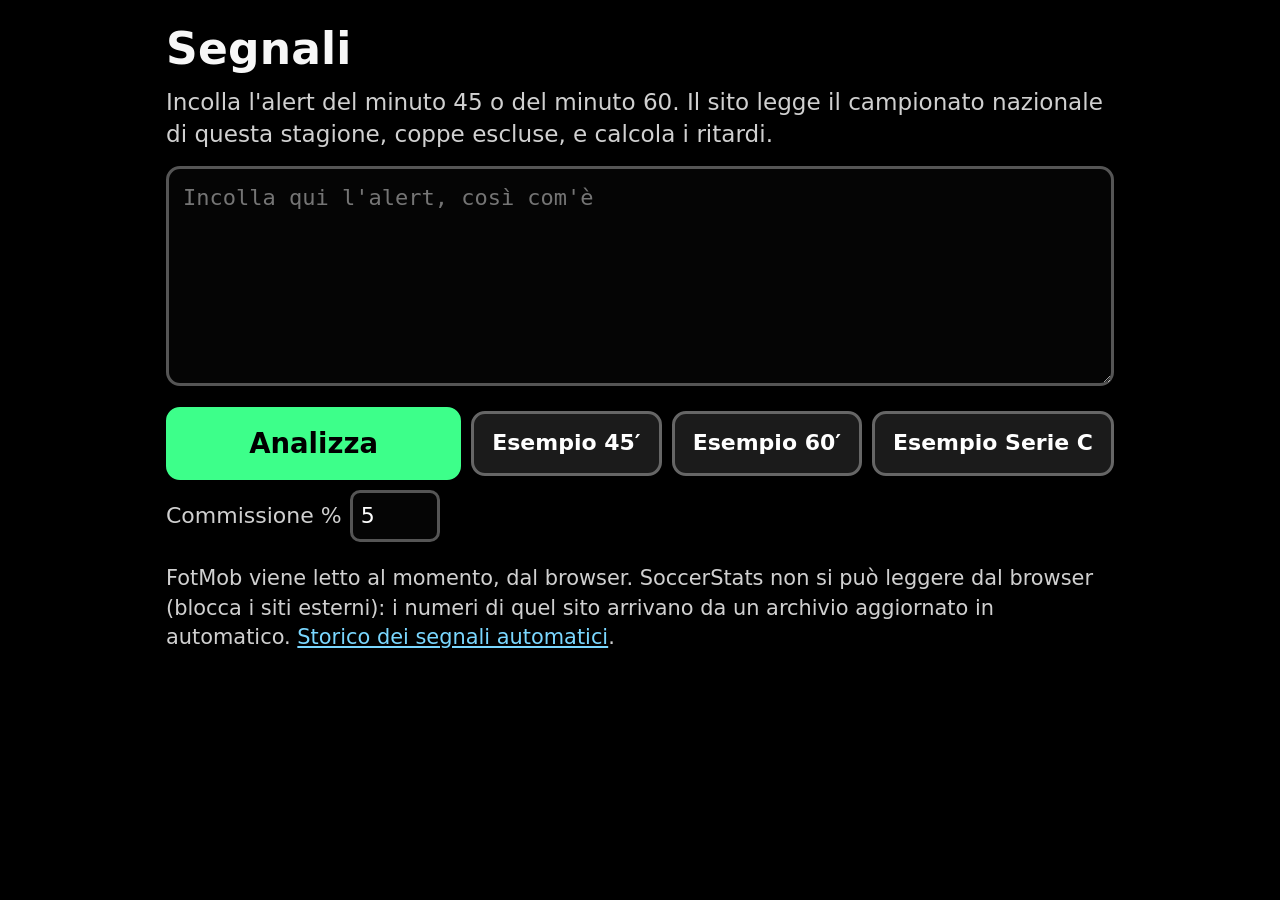
<file: index.html>
<!DOCTYPE html>
<html lang="it">
<head>
<meta charset="utf-8">
<meta name="viewport" content="width=device-width, initial-scale=1, viewport-fit=cover">
<meta name="theme-color" content="#000000">
<title>Segnali – alert in diretta</title>
<style>
:root{--bg:#000;--card:#121212;--line:#3a3a3a;--txt:#f7f7f7;--mut:#d0d0d0;--grn:#3dff8a;--red:#ff5a5a;--amb:#ffc857;--acc:#7ad7ff}
*{box-sizing:border-box}
html{font-size:22px}
body{margin:0;background:var(--bg);color:var(--txt);font-family:system-ui,-apple-system,"Segoe UI",Roboto,Arial,sans-serif;line-height:1.4}
.wrap{max-width:980px;margin:0 auto;padding:18px 16px 80px}
h1{font-size:2rem;margin:0 0 6px;letter-spacing:.2px}
h1 a{color:var(--txt);text-decoration:none}
.lead{color:var(--mut);font-size:1.05rem;margin:0 0 16px}
h2{font-size:1.45rem;margin:0 0 8px}
h3{font-size:1.2rem;margin:0 0 8px}
p{margin:8px 0}
a{color:var(--acc)}
textarea{width:100%;min-height:220px;background:#050505;color:#fff;border:3px solid #555;border-radius:14px;padding:14px;font:1rem/1.4 ui-monospace,Consolas,monospace}
textarea:focus,input:focus{outline:3px solid var(--acc);outline-offset:2px}
.row{display:flex;flex-wrap:wrap;gap:10px;margin-top:12px;align-items:center}
button{font:inherit;font-weight:800;border-radius:14px;border:3px solid #666;background:#1b1b1b;color:#fff;padding:14px 18px;cursor:pointer;min-height:60px}
button.primary{background:var(--grn);color:#000;border-color:var(--grn);font-size:1.25rem;flex:1 1 240px}
button:disabled{opacity:.55;cursor:wait}
label.comm{display:flex;align-items:center;gap:8px;color:var(--mut);font-size:1rem}
input[type=number]{font:inherit;width:90px;background:#050505;color:#fff;border:3px solid #555;border-radius:10px;padding:8px;min-height:52px}
.card{background:var(--card);border:3px solid var(--line);border-radius:16px;padding:16px;margin:14px 0}
.card.signal{border-color:var(--grn);background:#07140c}
.card.warn{border-color:var(--amb)}
.card.bad{border-color:var(--red)}
.def{color:var(--mut);font-size:1rem}
.hero{text-align:center}
.teams{display:flex;justify-content:center;align-items:center;gap:14px;flex-wrap:wrap;font-size:1.7rem;font-weight:900}
.score{font-size:2.6rem;color:var(--acc);min-width:4.2ch}
.minute{font-size:1.35rem;font-weight:800;margin-top:6px}
.duo{display:grid;grid-template-columns:1fr 1fr;gap:12px}
@media(max-width:720px){.duo,.trio{grid-template-columns:1fr}html{font-size:20px}}
.big{font-size:3.4rem;font-weight:900;line-height:1;letter-spacing:-1px}
.subn{color:var(--mut);font-size:1rem;margin-top:6px}
.metric{padding:10px 0;border-top:1px solid #2a2a2a}
.metric b{display:block;font-size:2.4rem;line-height:1.05}
.trio{display:grid;grid-template-columns:1fr 1fr 1fr;gap:10px}
.k{color:var(--mut);font-size:.95rem}
table{width:100%;border-collapse:collapse;font-size:1rem}
th,td{padding:8px 6px;border-bottom:1px solid #2c2c2c;text-align:right}
th:first-child,td:first-child{text-align:left}
th{color:var(--mut);font-weight:700}
.move{font-size:1.2rem;font-weight:800;border-left:6px solid var(--grn);padding:4px 0 4px 12px}
.guide li{margin:8px 0}
.bar{display:flex;height:28px;border-radius:8px;overflow:hidden;background:#222;margin:8px 0}
.bar i{display:block;height:100%}
.legend{display:flex;flex-wrap:wrap;gap:8px 14px;color:var(--mut);font-size:.95rem}
.dot{display:inline-block;width:14px;height:14px;border-radius:3px;margin-right:4px;vertical-align:-2px}
.progress{height:18px;background:#222;border-radius:9px;overflow:hidden;border:1px solid #444}
.progress div{height:100%;width:0;background:var(--grn)}
#pmsg{margin-top:8px;font-weight:700}
.muted{color:var(--mut)}
.tag{display:inline-block;background:#222;border:1px solid #555;border-radius:999px;padding:4px 10px;margin:4px 6px 0 0;font-size:.95rem}
.foot{color:var(--mut);font-size:.95rem;margin-top:22px}
.pick button{display:block;width:100%;text-align:left;margin:8px 0}
</style>
</head>
<body>
<div class="wrap">
  <h1>Segnali</h1>
  <p class="lead">Incolla l'alert del minuto 45 o del minuto 60. Il sito legge il campionato nazionale di questa stagione, coppe escluse, e calcola i ritardi.</p>
  <textarea id="alert" spellcheck="false" placeholder="Incolla qui l'alert, così com'è"></textarea>
  <div class="row">
    <button id="go" class="primary">Analizza</button>
    <button id="ex45" type="button">Esempio 45′</button>
    <button id="ex60" type="button">Esempio 60′</button>
    <button id="exC" type="button">Esempio Serie C</button>
    <label class="comm">Commissione % <input id="comm" type="number" min="0" max="20" step="0.5" value="5"></label>
  </div>
  <div id="prog" class="card" hidden>
    <div class="progress"><div id="pbar"></div></div>
    <div id="pmsg">Avvio…</div>
  </div>
  <div id="picker"></div>
  <div id="out"></div>
  <p class="foot">FotMob viene letto al momento, dal browser. SoccerStats non si può leggere dal browser (blocca i siti esterni): i numeri di quel sito arrivano da un archivio aggiornato in automatico. <a href="live/">Storico dei segnali automatici</a>.</p>
</div>
<script type="module" src="js/app.js"></script>
</body>
</html>
</file>
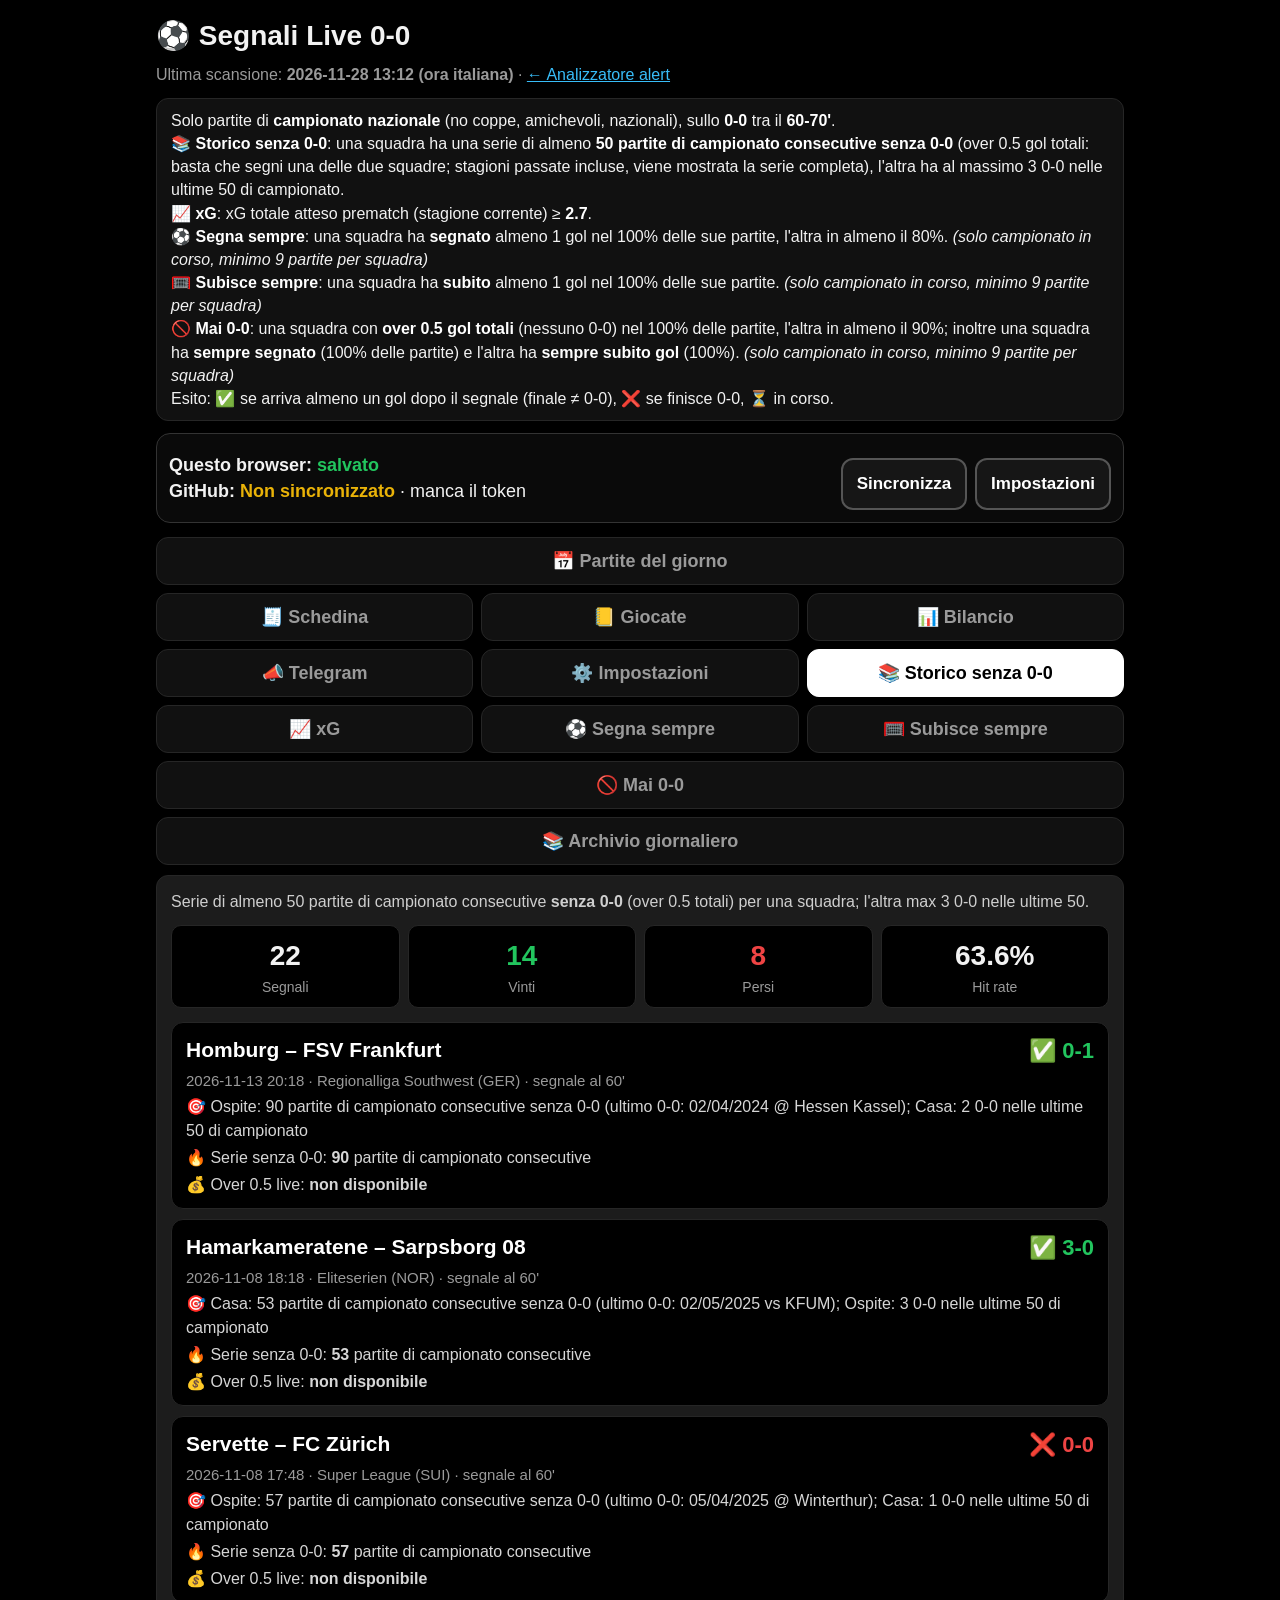
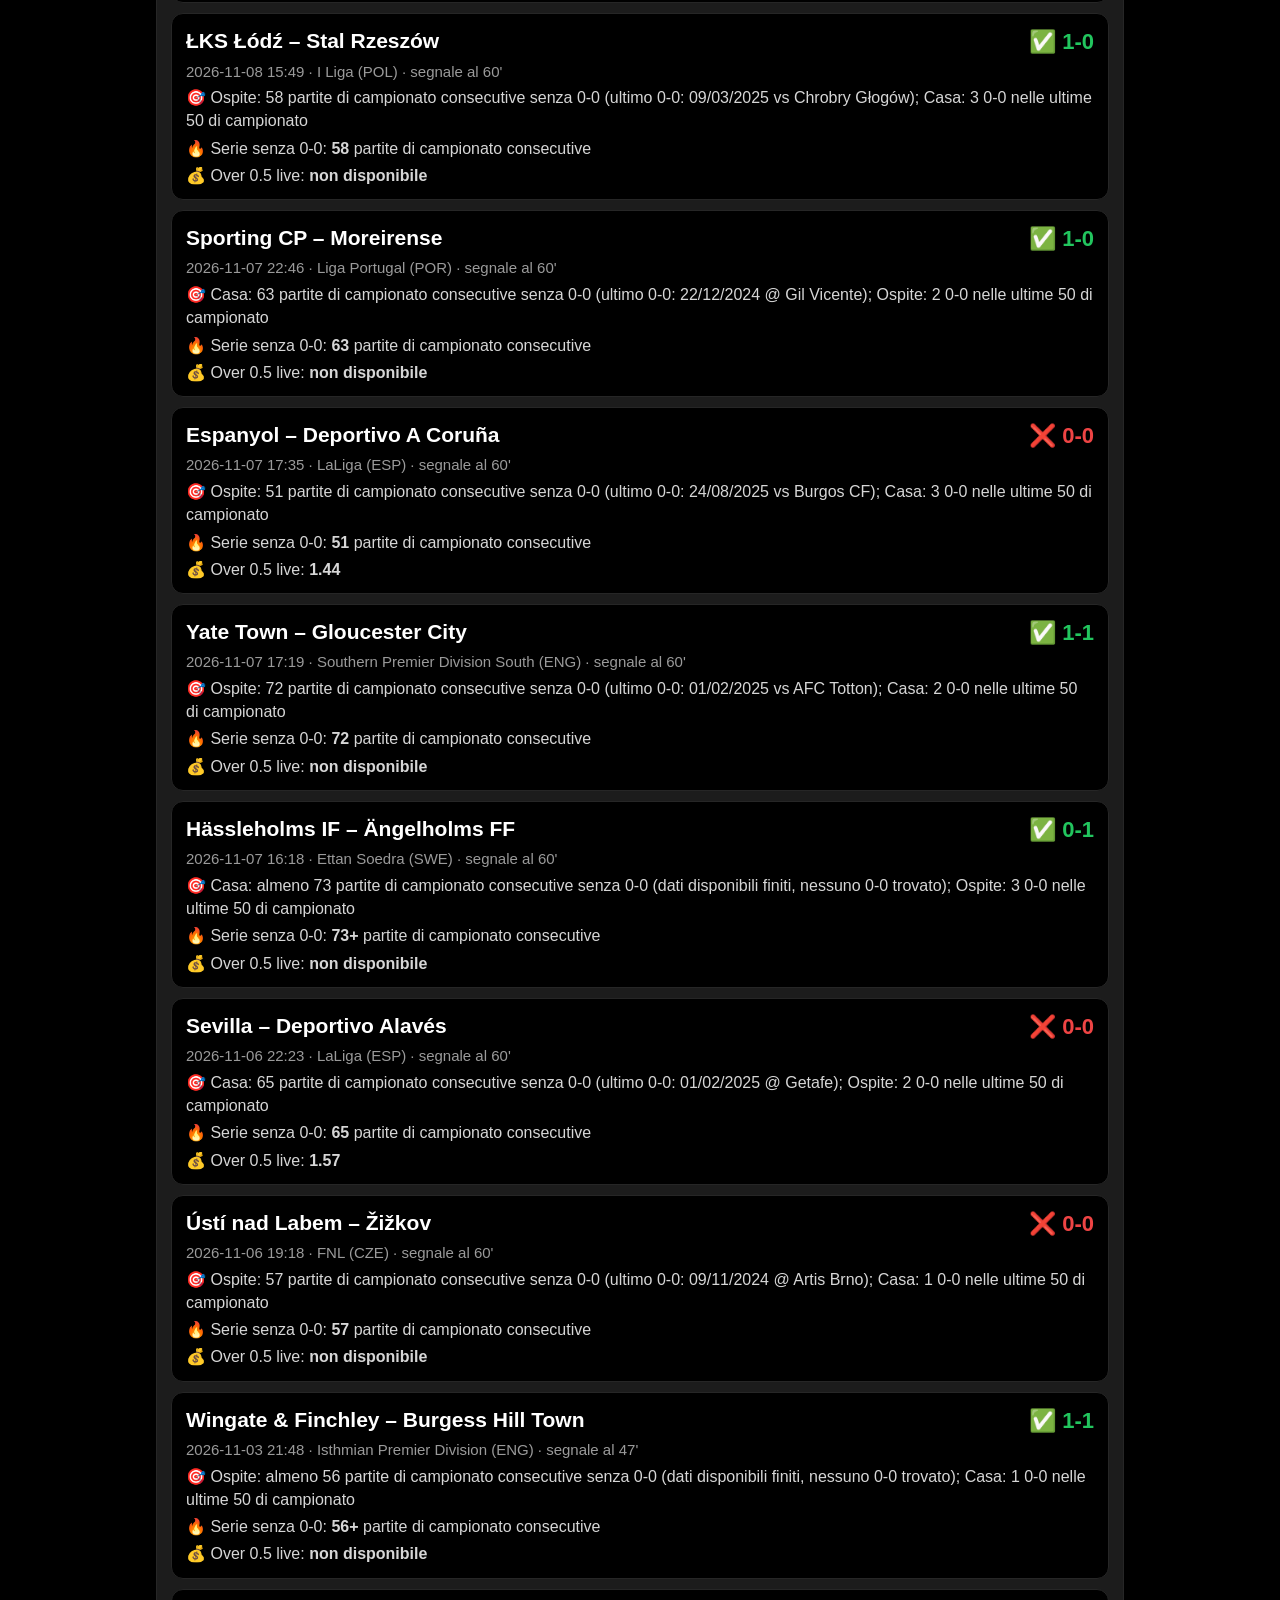
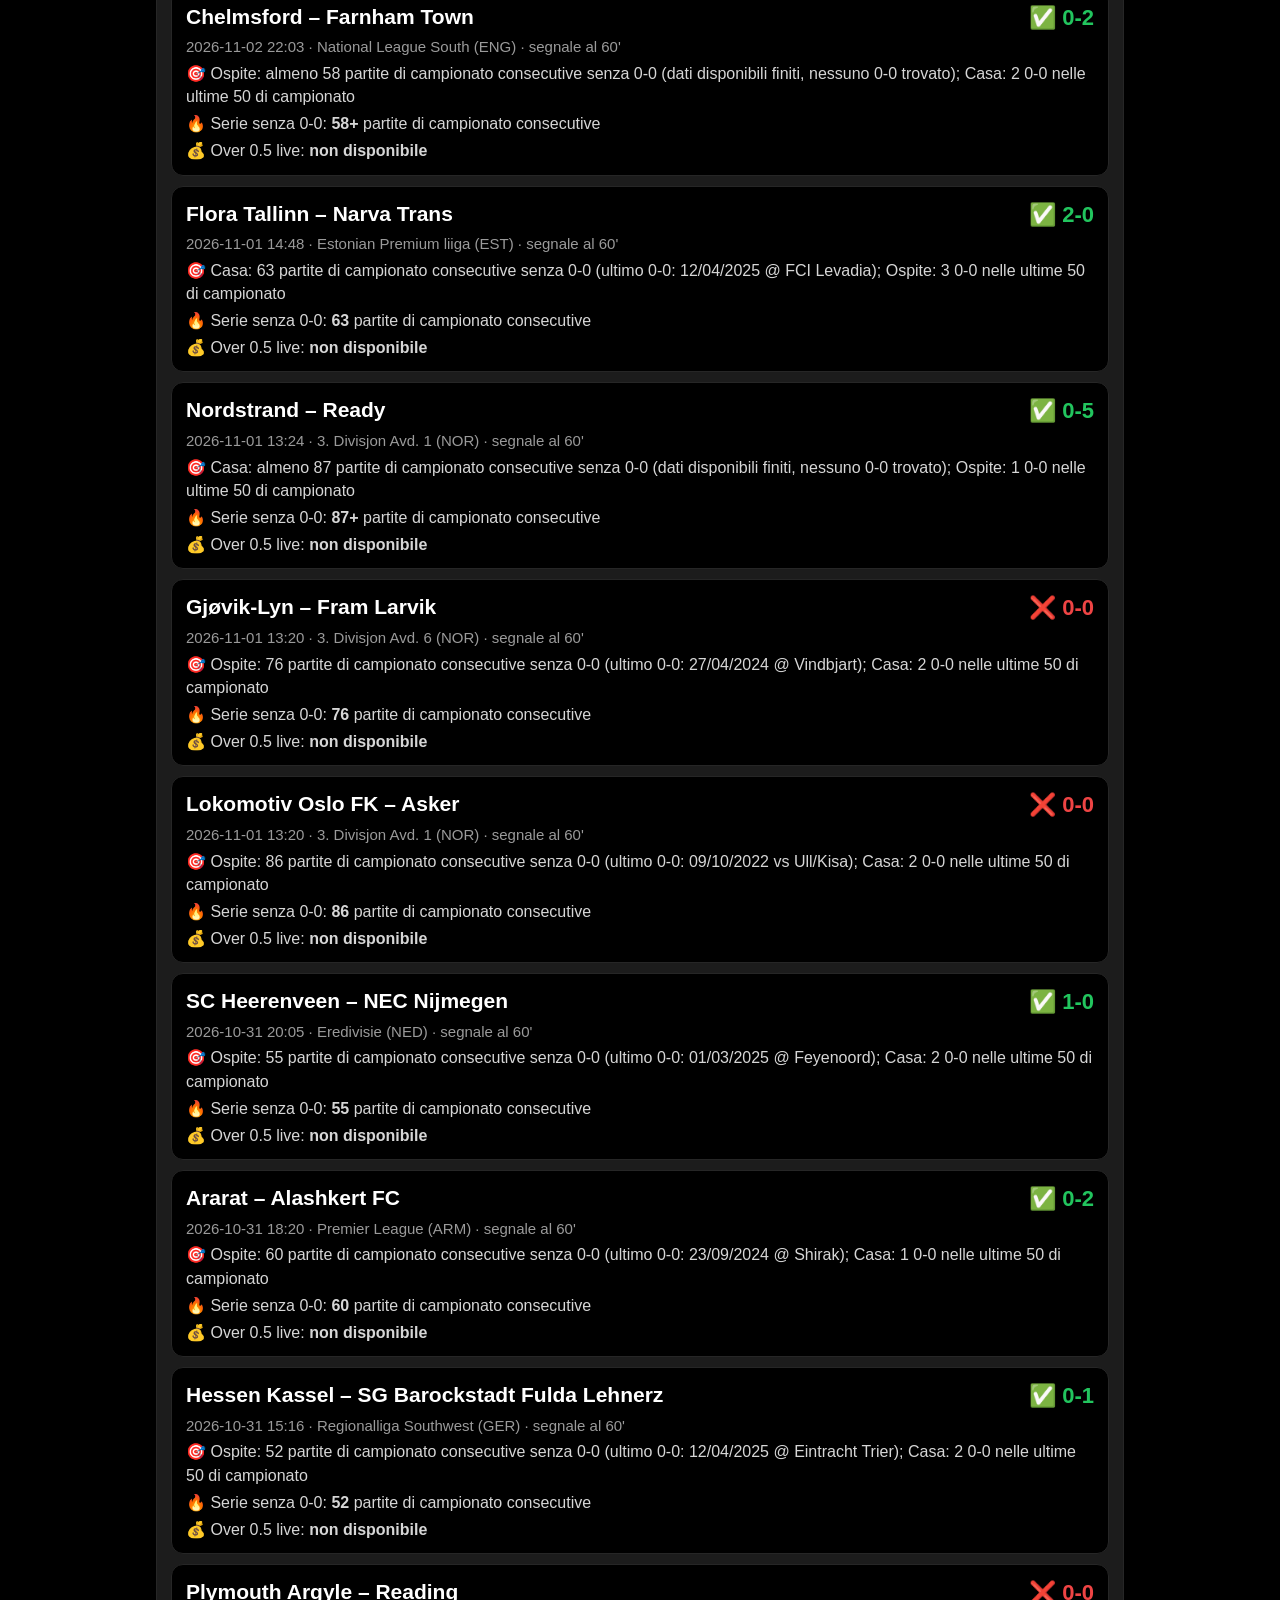
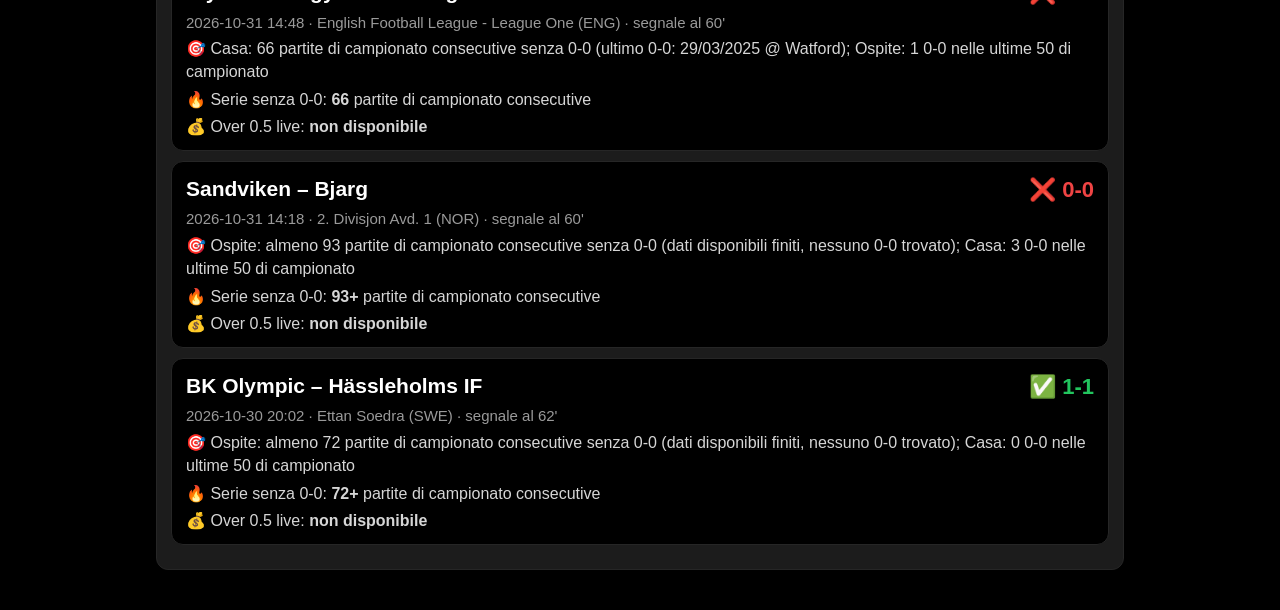
<file: live/index.html>
<!DOCTYPE html>
<html lang="it">
<head>
<meta charset="utf-8">
<meta name="viewport" content="width=device-width, initial-scale=1">
<title>Segnali Live – Storico gol & xG</title>
<style>
  :root{--bg:#000;--card:#111;--line:#262626;--txt:#f2f2f2;--mut:#9a9a9a;--ok:#22c55e;--ko:#ef4444;--pend:#eab308;--acc:#38bdf8}
  *{box-sizing:border-box}
  body{margin:0;background:var(--bg);color:var(--txt);font:18px/1.45 -apple-system,Segoe UI,Roboto,Helvetica,Arial,sans-serif}
  header{padding:16px 16px 6px;max-width:1000px;margin:auto}
  h1{font-size:28px;margin:0 0 6px}
  a{color:var(--acc)}
  .meta{color:var(--mut);font-size:16px}
  .rules{background:var(--card);border:1px solid var(--line);border-radius:12px;padding:10px 14px;margin:12px 0;font-size:16px}
  .rules b{color:#fff}
  .tabs{display:flex;flex-wrap:wrap;gap:8px;max-width:1000px;margin:8px auto 10px;padding:0 16px}
  .tab{flex:1 1 30%;padding:12px 8px;font-size:18px;font-weight:700;background:var(--card);color:var(--mut);border:1px solid var(--line);border-radius:12px;cursor:pointer}
  .tab.on{color:#000;background:#fff;border-color:#fff}
  main{max-width:1000px;margin:0 auto;padding:0 16px 40px}
  .panel{display:none;background:#1c1c1c;border:1px solid var(--line);border-radius:12px;padding:14px}
  .panel.on{display:block}
  .sum{display:grid;grid-template-columns:repeat(4,1fr);gap:8px;margin-bottom:14px}
  .box{background:#000;border:1px solid var(--line);border-radius:10px;padding:10px;text-align:center}
  .box .v{font-size:28px;font-weight:800}.box .l{font-size:14px;color:var(--mut)}
  .sig{background:#000;border:1px solid var(--line);border-radius:12px;padding:12px 14px;margin:10px 0;display:grid;grid-template-columns:1fr auto;gap:4px 12px}
  .sig .m{font-size:21px;font-weight:700}
  .sig .d{color:var(--mut);font-size:15px}
  .sig .r{grid-column:1/3;font-size:16px;color:#d6d6d6}
  .sig .o{grid-row:1/3;grid-column:2;text-align:right;font-size:22px;font-weight:800;white-space:nowrap}
  .won{color:var(--ok)}.lost{color:var(--ko)}.pending{color:var(--pend)}.void{color:var(--mut)}
  .empty{color:var(--mut);padding:20px;text-align:center}
  .tab.day{flex-basis:100%}
  .day-tabs{display:flex;gap:8px;margin:0 0 14px;flex-wrap:wrap}
  .day-tab{flex:1;min-width:100px;padding:10px 8px;border:1px solid var(--line);border-radius:10px;background:#000;color:var(--mut);font-size:16px;font-weight:700;cursor:pointer}
  .day-tab.on{background:#fff;color:#000;border-color:#fff}
  .dmeta{color:#cfcfcf;font-size:16px;margin:0 0 12px}
  .ko{font-size:22px;font-weight:800;color:#fff;margin:18px 0 4px;padding-bottom:4px;border-bottom:1px solid var(--line)}
  .dm{background:#000;border:1px solid var(--line);border-radius:12px;padding:12px 14px;margin:10px 0}
  .dm.hit{border-color:var(--pend)}
  .dm .m{font-size:21px;font-weight:700}
  .dm .d{color:var(--mut);font-size:15px}
  .dm .r{font-size:16px;color:#d6d6d6;margin-top:4px}
  .badges{margin:8px 0 2px;display:flex;flex-wrap:wrap;gap:6px}
  .bdg{font-size:15px;font-weight:700;padding:4px 10px;border-radius:999px;background:#fff;color:#000;white-space:nowrap}
  .bdg.storico{background:#a78bfa}.bdg.xg{background:#38bdf8}.bdg.segna{background:#22c55e}.bdg.subisce{background:#f97316}.bdg.mai00{background:#f472b6}
  .gotsig{display:inline-block;margin-top:6px;font-size:16px;font-weight:800}
  @media(max-width:600px){body{font-size:17px}.sum{grid-template-columns:repeat(2,1fr)}h1{font-size:24px}.tab{font-size:18px}}
</style>
<link rel="preconnect" href="https://fonts.googleapis.com">
<link rel="preconnect" href="https://fonts.gstatic.com" crossorigin>
<link rel="stylesheet" href="https://fonts.googleapis.com/css2?family=Oswald:wght@500;700&family=Source+Sans+3:wght@600;700&display=swap">
<link rel="stylesheet" href="giocate.css">
</head>
<body>
<header>
  <h1>⚽ Segnali Live 0-0</h1>
  <div class="meta">Ultima scansione: <b id="last">–</b> · <a href="../">← Analizzatore alert</a></div>
  <div class="rules" id="rules">Caricamento regole…</div>
</header>
<div class="tabs">
  <button class="tab day" data-t="oggi">📅 Partite del giorno</button>
  <button class="tab on" data-t="storico">📚 Storico senza 0-0</button>
  <button class="tab" data-t="xg">📈 xG</button>
  <button class="tab" data-t="segna">⚽ Segna sempre</button>
  <button class="tab" data-t="subisce">🥅 Subisce sempre</button>
  <button class="tab" data-t="mai00">🚫 Mai 0-0</button>
</div>
<main>
  <section class="panel" id="p-oggi"></section>
  <section class="panel on" id="p-storico"></section>
  <section class="panel" id="p-xg"></section>
  <section class="panel" id="p-segna"></section>
  <section class="panel" id="p-subisce"></section>
  <section class="panel" id="p-mai00"></section>
</main>
<script>
const esc=s=>String(s??'').replace(/[&<>"]/g,c=>({'&':'&amp;','<':'&lt;','>':'&gt;','"':'&quot;'}[c]));
const ICON={won:'✅',lost:'❌',pending:'⏳',void:'➖'};
document.querySelectorAll('.tab').forEach(b=>b.onclick=()=>{
  history.replaceState(null,'',b.dataset.t==='oggi'?'#oggi':location.pathname+location.search);
  document.querySelectorAll('.tab').forEach(x=>x.classList.toggle('on',x===b));
  document.querySelectorAll('.panel').forEach(p=>p.classList.toggle('on',p.id==='p-'+b.dataset.t));
});
let DESC={};
function render(id,list){
  const el=document.getElementById('p-'+id);
  const done=list.filter(s=>s.status==='won'||s.status==='lost');
  const won=done.filter(s=>s.status==='won').length;
  const rate=done.length?(100*won/done.length).toFixed(1)+'%':'–';
  let h=(DESC[id]?`<div class="d" style="color:#cfcfcf;margin:0 0 12px;font-size:16px">${DESC[id]}</div>`:'')+`<div class="sum">
    <div class="box"><div class="v">${list.length}</div><div class="l">Segnali</div></div>
    <div class="box"><div class="v won">${won}</div><div class="l">Vinti</div></div>
    <div class="box"><div class="v lost">${done.length-won}</div><div class="l">Persi</div></div>
    <div class="box"><div class="v">${rate}</div><div class="l">Hit rate</div></div></div>`;
  if(!list.length) h+='<div class="empty">Nessun segnale ancora.</div>';
  for(const s of list.slice().reverse()){
    h+=`<div class="sig">
      <div class="m"><a href="${esc(s.url)}" target="_blank" rel="noopener" style="color:#fff;text-decoration:none">${esc(s.home)} – ${esc(s.away)}</a></div>
      <div class="o ${esc(s.status)}">${ICON[s.status]||''} ${esc(s.final||'')}</div>
      <div class="d">${esc(s.time)} · ${esc(s.league)} (${esc(s.country)}) · segnale al ${esc(s.minute)}'</div>
      <div class="r">🎯 ${esc(s.reason)}</div>${s.streak!=null?`<div class="r">🔥 Serie senza 0-0: <b>${s.streak}${s.streak_complete===false?'+':''}</b> partite di campionato consecutive</div>`:''}${('over05' in s)?`<div class="r">💰 Over 0.5 live: <b>${s.over05!=null?Number(s.over05).toFixed(2):'non disponibile'}</b></div>`:''}</div>`;
  }
  el.innerHTML=h;
}
const NAME={storico:'📚 Storico senza 0-0',xg:'📈 xG',segna:'⚽ Segna sempre',subisce:'🥅 Subisce sempre',mai00:'🚫 Mai 0-0'};
const SIDE={home:'Casa',away:'Ospite'};
function badge(t,x){
  if(!x) return `<span class="bdg ${t}">${NAME[t]}</span>`;
  let n='';
  if(t==='storico') n=`serie ${x.streak}${x.complete===false?'+':''} · altra ${x.other_zz} 0-0 su ${x.other_n}`;
  else if(t==='xg') return `<span class="bdg xg">📈 xG atteso ${Number(x.total).toFixed(2)}</span>`;
  else n=`${x.strong_pct}% · altra ${x.other_pct}%`;
  return `<span class="bdg ${t}">${NAME[t]}: ${esc(n)}</span>`;
}
function detail(t,e){
  const x=(e.info||{})[t]; if(!x) return esc((e.reasons||{})[t]||'');
  const s=SIDE[x.strong]||'', o=x.strong==='home'?'Ospite':'Casa';
  if(t==='storico') return `${s}: <b>${x.streak}${x.complete===false?'+':''}</b> partite di campionato consecutive senza 0-0`+
     (x.last00?` (ultimo 0-0: ${esc(x.last00.date)} ${x.last00.home?'vs':'@'} ${esc(x.last00.opp)})`:'')+`; ${o}: <b>${x.other_zz}</b> 0-0 nelle ultime ${x.other_n}`;
  if(t==='xg') return `xG atteso prematch <b>${Number(x.total).toFixed(2)}</b> (casa ${Number(x.exp_home).toFixed(2)} + ospite ${Number(x.exp_away).toFixed(2)}, ${esc(x.method)})`;
  const w={segna:'ha segnato',subisce:'ha subito gol',mai00:'nessuno 0-0'}[t];
  return `${s}: ${w} in <b>${x.strong_k}/${x.strong_n}</b> (${x.strong_pct}%)`+(t==='subisce'?` · ${o}: ${x.other_k}/${x.other_n}`:`; ${o}: ${x.other_k}/${x.other_n} (<b>${x.other_pct}%</b>)`)+` — stagione ${esc(x.season)}`;
}
let DAY_DATA={},DAY_SIG=[];
let CURRENT_DAY='today';
function selectDay(key){CURRENT_DAY=key;renderDay(DAY_DATA[key],DAY_SIG,key);}
function renderDay(d,sig,dayKey='today'){
  const el=document.getElementById('p-oggi');
  const dayNames={today:'Oggi',tomorrow:'Domani',dayafter:'Dopodomani'};
  const nav=`<div class="day-tabs">${[['today','📅 Oggi'],['tomorrow','Domani'],['dayafter','Dopodomani']].map(([k,v])=>`<button class="day-tab${dayKey===k?' on':''}" onclick="selectDay('${k}')">${v}</button>`).join('')}</div>`;
  if(!d||!d.matches){el.innerHTML=nav+'<div class="empty">Calendario non ancora disponibile per questa data: sarà popolato dal prossimo aggiornamento automatico.</div>';return;}
  const dd=d.date?d.date.split('-').reverse().join('/'):' ';
  const bySig={};for(const s of sig){(bySig[s.matchId]=bySig[s.matchId]||[]).push(s);}
  const st=d.stats||{};
  // L'archivio conserva le gare concluse; la lista oggi mostra solo quelle non ancora finite.
  const active=d.matches.filter(e=>!e.finished);
  const finishedCount=d.matches.length-active.length;
  const nsig=active.filter(e=>bySig[e.matchId]).length;
  let h=nav+`<div class="dmeta">Partite di campionato di <b>${dayNames[dayKey]} ${esc(dd)}</b> in cui le squadre <b>soddisfano già</b> i requisiti prematch di almeno un segnale: se sono sullo <b>0-0 tra il 60' e il 70'</b> parte il segnale.<br>
    Aggiornato: <b>${esc(d.generated_at)}</b> (ora italiana)${d.partial?' · <span class="pending">lista parziale</span>':''}${st.evaluated!=null?` · ${st.evaluated} partite analizzate`:''}. Premi <b>AGGIUNGI</b> per metterla in schedina.</div>
    <div class="sum">
    <div class="box"><div class="v">${active.length}</div><div class="l">Partite in lista</div></div>
    <div class="box"><div class="v">${st.evaluated??'–'}</div><div class="l">Analizzate</div></div>
    <div class="box"><div class="v pending">${nsig}</div><div class="l">Già segnalate</div></div>
    <div class="box"><div class="v">${esc(dd)}</div><div class="l">Data</div></div></div>`;
  if(finishedCount) h+='<div class="dmeta">'+finishedCount+' partite concluse sono state archiviate.</div>';
  if(!active.length) h+='<div class="empty">Nessuna partita ancora da giocare o in corso soddisfa i requisiti.</div>';
  let last=null;
  for(const e of active){
    if(e.kickoff!==last){h+=`<div class="ko">🕒 ${esc(e.kickoff||'?')}</div>`;last=e.kickoff;}
    const ss=bySig[e.matchId]||[];
    let g='';
    if(ss.length){
      const s=ss[0];
      g=`<div class="gotsig ${esc(s.status)}">🚨 Segnalata al ${esc(s.minute)}' (${ss.map(x=>NAME[x.type]||x.type).join(' + ')}) ${ICON[s.status]||''} ${esc(s.final||'')}</div>`;
    }
    h+=`<div class="dm${ss.length?' hit':''}">
      <div class="m"><a href="${esc(e.url)}" target="_blank" rel="noopener" style="color:#fff;text-decoration:none">${esc(e.home)} – ${esc(e.away)}</a></div>
      <div class="d">${esc(e.kickoff)} · ${esc(e.league)} (${esc(e.country)})</div>
      <div class="badges">${e.types.map(t=>badge(t,(e.info||{})[t])).join('')}</div>
      ${e.types.map(t=>`<div class="r">${NAME[t].split(' ')[0]} ${detail(t,e)}</div>`).join('')}${g}
      <button type="button" class="add-slip" data-mid="${esc(e.matchId)}" data-date="${esc(d.date||'')}" data-ko="${esc(e.kickoff||'')}" data-home="${esc(e.home)}" data-away="${esc(e.away)}" data-league="${esc(e.league||'')}" data-country="${esc(e.country||'')}" data-url="${esc(e.url||'')}">AGGIUNGI</button></div>`;
  }
  el.innerHTML=h;
  if (window.Giocate && window.Giocate.afterRenderDay) window.Giocate.afterRenderDay();
}
function loadData(){
const nc='?t='+Date.now();
Promise.all([fetch('data/signals.json'+nc,{cache:'no-store'}).then(r=>r.json()).catch(()=>[]),
             fetch('data/state.json'+nc,{cache:'no-store'}).then(r=>r.json()).catch(()=>({})),
             fetch('data/today.json'+nc,{cache:'no-store'}).then(r=>r.json()).catch(()=>null),
             fetch('data/tomorrow.json'+nc,{cache:'no-store'}).then(r=>r.json()).catch(()=>null),
             fetch('data/dayafter.json'+nc,{cache:'no-store'}).then(r=>r.json()).catch(()=>null)]).then(([sig,st,day,tomorrow,dayafter])=>{
  DAY_DATA={today:day,tomorrow,dayafter};DAY_SIG=sig;
  renderDay(DAY_DATA[CURRENT_DAY],sig,CURRENT_DAY);
  if(location.hash==='#oggi') document.querySelector('.tab[data-t="oggi"]').click();
  document.getElementById('last').textContent=(st.last_scan||st.last_write||'–')+' (ora italiana)';
  const r=Object.assign({window:"60-70'",hist_n:50,streak_min:50,hist_max_00:3,xg_min:2.7,cur_min:9,
    segna_strong:100,segna_other:80,subisce:100,mai00_strong:100,mai00_other:90},st.rules||{});
  document.getElementById('rules').innerHTML=
   `Solo partite di <b>campionato nazionale</b> (no coppe, amichevoli, nazionali), sullo <b>0-0</b> tra il <b>${esc(r.window)}</b>.<br>
    📚 <b>Storico senza 0-0</b>: una squadra ha una serie di almeno <b>${r.streak_min} partite di campionato consecutive senza 0-0</b> (over 0.5 gol totali: basta che segni una delle due squadre; stagioni passate incluse, viene mostrata la serie completa), l'altra ha al massimo ${r.hist_max_00} 0-0 nelle ultime ${r.hist_n} di campionato.<br>
    📈 <b>xG</b>: xG totale atteso prematch (stagione corrente) ≥ <b>${r.xg_min}</b>.<br>
    
    ⚽ <b>Segna sempre</b>: una squadra ha <b>segnato</b> almeno 1 gol nel ${r.segna_strong}% delle sue partite, l'altra in almeno il ${r.segna_other}%. <i>(solo campionato in corso, minimo ${r.cur_min} partite per squadra)</i><br>
    🥅 <b>Subisce sempre</b>: una squadra ha <b>subito</b> almeno 1 gol nel ${r.subisce}% delle sue partite. <i>(solo campionato in corso, minimo ${r.cur_min} partite per squadra)</i><br>
    🚫 <b>Mai 0-0</b>: una squadra con <b>over 0.5 gol totali</b> (nessuno 0-0) nel ${r.mai00_strong}% delle partite, l'altra in almeno il ${r.mai00_other}%; inoltre una squadra ha <b>sempre segnato</b> (100% delle partite) e l'altra ha <b>sempre subito gol</b> (100%). <i>(solo campionato in corso, minimo ${r.cur_min} partite per squadra)</i><br>
    Esito: ✅ se arriva almeno un gol dopo il segnale (finale ≠ 0-0), ❌ se finisce 0-0, ⏳ in corso.`;
  DESC={storico:`Serie di almeno ${r.streak_min} partite di campionato consecutive <b>senza 0-0</b> (over 0.5 totali) per una squadra; l'altra max ${r.hist_max_00} 0-0 nelle ultime ${r.hist_n}.`,
    xg:`xG totale atteso prematch ≥ ${r.xg_min} (stagione corrente).`,
    segna:`Una squadra ha <b>segnato</b> in ogni partita di campionato della stagione (${r.segna_strong}%), l'altra ≥ ${r.segna_other}%. <i>(solo campionato in corso, minimo ${r.cur_min} partite per squadra)</i>`,
    subisce:`Una squadra ha <b>subito</b> almeno 1 gol in ogni partita di campionato della stagione (${r.subisce}%). <i>(solo campionato in corso, minimo ${r.cur_min} partite per squadra)</i>`,
    mai00:`Una squadra <b>senza 0-0</b> (over 0.5 totali) nel ${r.mai00_strong}% delle partite di stagione, l'altra ≥ ${r.mai00_other}%; inoltre una squadra ha <b>sempre segnato</b> e l'altra ha <b>sempre subito gol</b> (100%). <i>(solo campionato in corso, minimo ${r.cur_min} partite per squadra)</i>`};
  render('storico',sig.filter(s=>s.type==='storico'));
  for(const t of ['xg','segna','subisce','mai00']) render(t,sig.filter(s=>s.type===t));
});
}
// Rilegge i dati pubblicati ogni 60 secondi, senza ricaricare tutta la pagina.
loadData();
setInterval(loadData, 60 * 1000);
</script>
<script type="module" src="giocate-ui.js"></script>
<script src="archive.js"></script>
</body>
</html>
</file>
<file: live/giocate.css>
/* Schedina, giocate, bilancio, Telegram. Sfondo nero, testi grandi. */
[hidden]{display:none !important}
.g-syncbar{margin-top:12px;padding:12px;border:1px solid #333;border-radius:14px;background:#0a0a0a;display:flex;flex-wrap:wrap;gap:10px;align-items:center;justify-content:space-between}
.g-syncbar .ok{color:#22c55e;font-weight:800}
.g-syncbar .bad{color:#eab308;font-weight:800}
.g-panel h2{font-size:28px;margin:0 0 8px}
.g-panel h3{font-size:22px;margin:18px 0 8px}
.g-lead,.g-hint{color:#cfcfcf;font-size:17px;margin:6px 0 12px}
.g-card{background:#000;border:1px solid #2a2a2a;border-radius:16px;padding:14px;margin:12px 0}
.g-kicker{color:#9a9a9a;font-size:14px;font-weight:800;letter-spacing:.04em}
.g-teams{font-size:22px;font-weight:800;line-height:1.25}
.g-when,.g-league,.g-meta{color:#bdbdbd;font-size:16px}
.g-line{display:flex;justify-content:space-between;gap:12px;font-size:18px;margin:6px 0}
.g-profit{font-size:34px;font-weight:800;line-height:1}
.pos{color:#22c55e}.neg{color:#ef4444}
.g-fields{display:grid;grid-template-columns:1fr 1fr;gap:10px;margin:10px 0}
.g-span2{grid-column:1 / -1}
.g-panel label{display:flex;flex-direction:column;gap:6px;font-size:16px;font-weight:700;color:#e8e8e8}
.g-panel input,.g-panel select,.g-panel textarea{background:#050505;color:#fff;border:2px solid #444;border-radius:12px;padding:12px 14px;font:inherit;font-size:18px;font-weight:600;width:100%;max-width:100%}
.g-panel input::placeholder,.g-panel textarea::placeholder{color:#6b6b6b;font-weight:500}
.g-panel textarea{min-height:220px;font-weight:500}
.g-check{flex-direction:row;align-items:center;font-size:18px}
.g-check input{width:28px;height:28px;accent-color:#22c55e}
.g-actions{display:flex;flex-wrap:wrap;gap:8px;margin-top:12px}
.g-btn,.add-slip,#g-dock button{font:inherit;font-weight:800;font-size:17px;min-height:52px;padding:10px 14px;border-radius:12px;border:2px solid #555;background:#161616;color:#fff;cursor:pointer}
.g-btn.primary,.add-slip{background:#fff;color:#000;border-color:#fff}
.add-slip{display:block;width:100%;margin-top:10px}
.add-slip.on{background:#14532d;color:#fff;border-color:#22c55e}
.g-btn.good{border-color:#166534}
.g-btn.bad{border-color:#7f1d1d}
.g-btn.warn{border-color:#854d0e}
.g-btn.on.good,.g-btn.good.on{background:#22c55e;color:#000;border-color:#22c55e}
.g-btn.on.bad,.g-btn.bad.on{background:#ef4444;color:#fff;border-color:#ef4444}
.g-btn.on.warn,.g-btn.warn.on{background:#eab308;color:#000;border-color:#eab308}
.g-btn.on,.g-switch .g-btn.on,.g-chip.on{background:#fff;color:#000;border-color:#fff}
.g-switch,.g-chips{display:flex;gap:8px;flex-wrap:wrap;margin:8px 0 12px}
.g-switch .g-btn,.g-chip{flex:1;min-width:120px}
.g-err{color:#fca5a5;font-weight:700;min-height:0}
.g-preview{font-size:20px;font-weight:800;margin-top:8px}
.g-banner{border-radius:16px;padding:14px 12px;margin:0 0 12px;text-align:center}
.g-banner .t{font-size:28px;font-weight:900;letter-spacing:.02em;line-height:1.15}
.g-banner .a{font-size:42px;font-weight:900;line-height:1.1;margin-top:4px}
.g-banner .d{font-size:18px;font-weight:700;margin-top:6px}
.g-banner.win{background:#052e16;border:3px solid #22c55e;color:#bbf7d0}
.g-banner.loss{background:#450a0a;border:3px solid #ef4444;color:#fecaca}
.g-banner.void{background:#171717;border:3px solid #d4d4d4;color:#f5f5f5}
.g-banner.open{background:#1c1405;border:3px solid #eab308;color:#fde68a}
.g-bonus{border:2px solid #eab308;border-radius:16px;padding:12px;margin:0 0 16px;background:#100e05}
.g-bonus h3{margin-top:0}
.g-chain{margin-top:10px}
.g-progress{height:22px;background:#222;border-radius:999px;overflow:hidden;border:1px solid #555;margin:8px 0}
.g-progress div{height:100%;background:#eab308}
.g-finale .g-banner{margin:0 0 10px}
.g-finale .t{font-size:32px}
.g-finale .a{font-size:48px}
.g-kpis{display:grid;grid-template-columns:repeat(4,1fr);gap:8px;margin:12px 0}
.g-kpi{background:#000;border:1px solid #2a2a2a;border-radius:12px;padding:12px}
.g-kpi .l{color:#9a9a9a;font-size:14px;font-weight:700}
.g-kpi .v{font-size:28px;font-weight:800;line-height:1.1;margin-top:4px}
.g-kpi .s{color:#bdbdbd;font-size:14px;margin-top:4px}
.g-charts{display:grid;grid-template-columns:1fr;gap:12px}
.g-chart{background:#000;border:1px solid #2a2a2a;border-radius:12px;padding:12px;height:320px}
.g-chart canvas{width:100% !important;height:260px !important}
.g-table-wrap{overflow-x:auto}
.g-table{width:100%;border-collapse:collapse;font-size:16px}
.g-table th,.g-table td{padding:8px 6px;border-bottom:1px solid #2a2a2a;text-align:right;white-space:nowrap}
.g-table th:first-child,.g-table td:first-child{text-align:left;white-space:normal}
.g-table th{color:#9a9a9a;font-weight:700}
.g-warn{border:1px solid #eab308;background:#1a1505;color:#f6e7b2;border-radius:12px;padding:12px;margin:10px 0}
.g-help{border:1px solid #2a2a2a;background:#000;border-radius:12px;padding:12px;margin:10px 0}
.g-help ol,.g-help ul{margin:8px 0 0;padding-left:1.2em}
.g-help li{margin:6px 0}
.g-leg{border-top:1px solid #222;margin-top:10px;padding-top:10px}
.g-empty{color:#9a9a9a;text-align:center;padding:18px}
#g-tg-img{width:100%;height:auto;border-radius:16px;border:1px solid #333;background:#000;margin-top:12px}
#g-dock{position:fixed;left:0;right:0;bottom:0;z-index:30;background:#000;border-top:1px solid #333;padding:10px 12px calc(10px + env(safe-area-inset-bottom));display:flex}
#g-dock[hidden]{display:none}
#g-dock button{flex:1}
body.g-dock-on{padding-bottom:120px}
.g-btn,.add-slip{scroll-margin-bottom:120px}
#g-modal{position:fixed;inset:0;background:rgba(0,0,0,.75);z-index:50;display:flex;align-items:center;justify-content:center;padding:16px}
#g-modal[hidden]{display:none}
.g-modal-card{background:#111;border:1px solid #444;border-radius:16px;padding:18px;max-width:460px;width:100%;font-size:18px}
#g-toast{position:fixed;left:50%;top:16px;transform:translateX(-50%);background:#fff;color:#000;font-weight:800;padding:12px 16px;border-radius:12px;z-index:40;max-width:min(92vw,520px);text-align:center}
#g-toast[hidden]{display:none}
.g-panel button:focus-visible,.g-panel input:focus-visible,.g-panel select:focus-visible,.g-panel textarea:focus-visible,.add-slip:focus-visible,#g-dock button:focus-visible{outline:3px solid #38bdf8;outline-offset:2px}
@media(max-width:800px){
  .g-kpis{grid-template-columns:1fr 1fr}
  .g-fields{grid-template-columns:1fr}
  .g-span2{grid-column:auto}
  .g-panel h2{font-size:24px}
  .g-kpi .v{font-size:24px}
  .g-profit{font-size:28px}
  .g-banner .t{font-size:24px}
  .g-banner .a{font-size:34px}
}
@media(min-width:900px){
  .g-charts.two{grid-template-columns:1fr 1fr}
}
</file>
